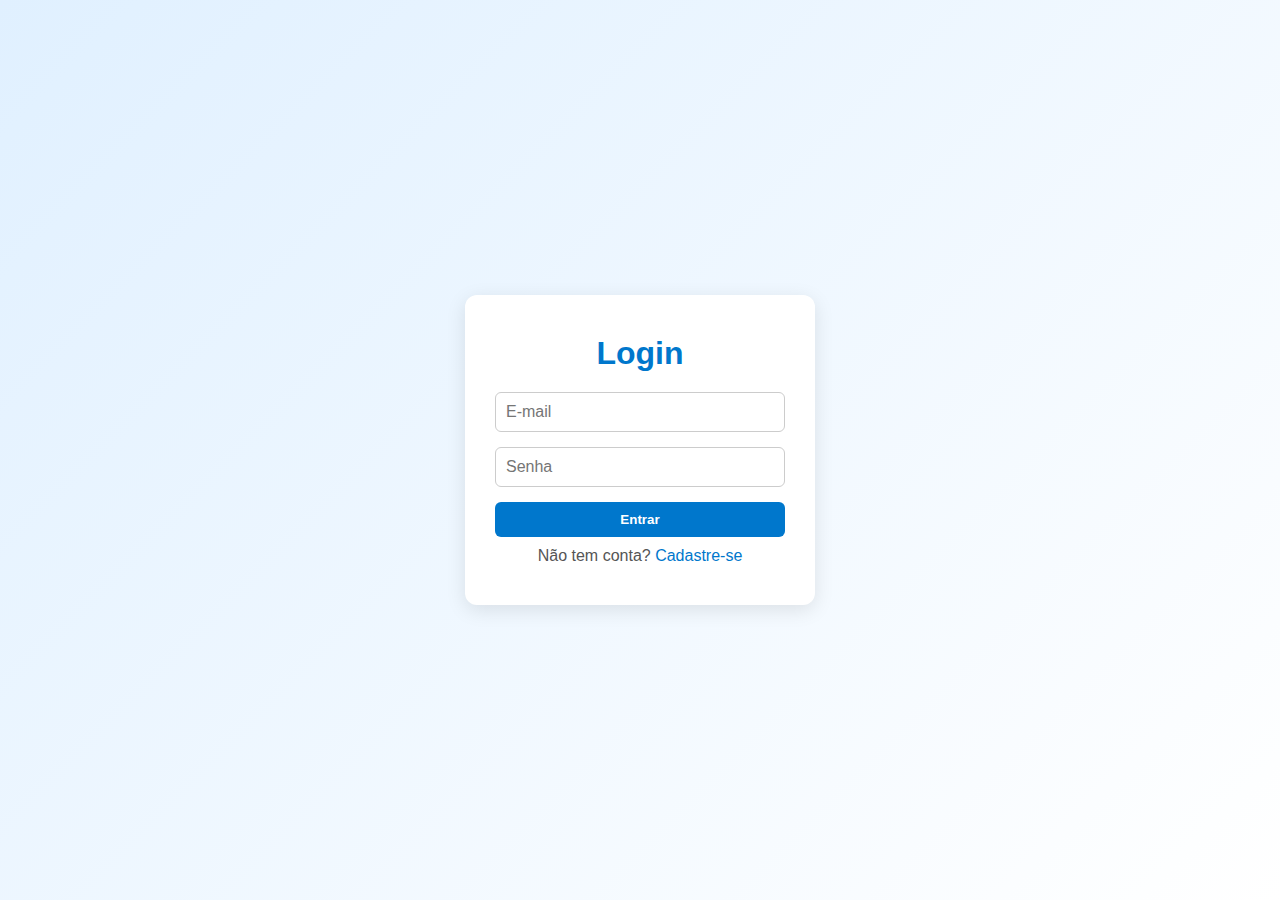
<file: index.html>
<!DOCTYPE html>
<html lang="pt-BR">
<head>
  <meta charset="UTF-8" />
  <meta name="viewport" content="width=device-width, initial-scale=1.0" />
  <title>Login - Sistema</title>
  <link rel="stylesheet" href="css/login.css" />
</head>
<body>
  <div class="container">
    <h1 id="titulo">Login</h1>

    <form id="loginForm">
      <input type="email" id="email" placeholder="E-mail" required />
      <input type="password" id="senha" placeholder="Senha" required />
      <button type="submit">Entrar</button>
      <p>Não tem conta? <a href="#" id="linkCadastro">Cadastre-se</a></p>
    </form>

    <form id="cadastroForm" style="display: none;">
      <input type="text" id="nomeCadastro" placeholder="Nome completo" required />
      <input type="email" id="emailCadastro" placeholder="E-mail" required />
      <input type="password" id="senhaCadastro" placeholder="Senha" required />
      <button type="submit">Cadastrar</button>
      <p>Já tem conta? <a href="#" id="linkLogin">Fazer login</a></p>
    </form>
  </div>

  <script src="js/login.js"></script>
</body>
</html>
</file>
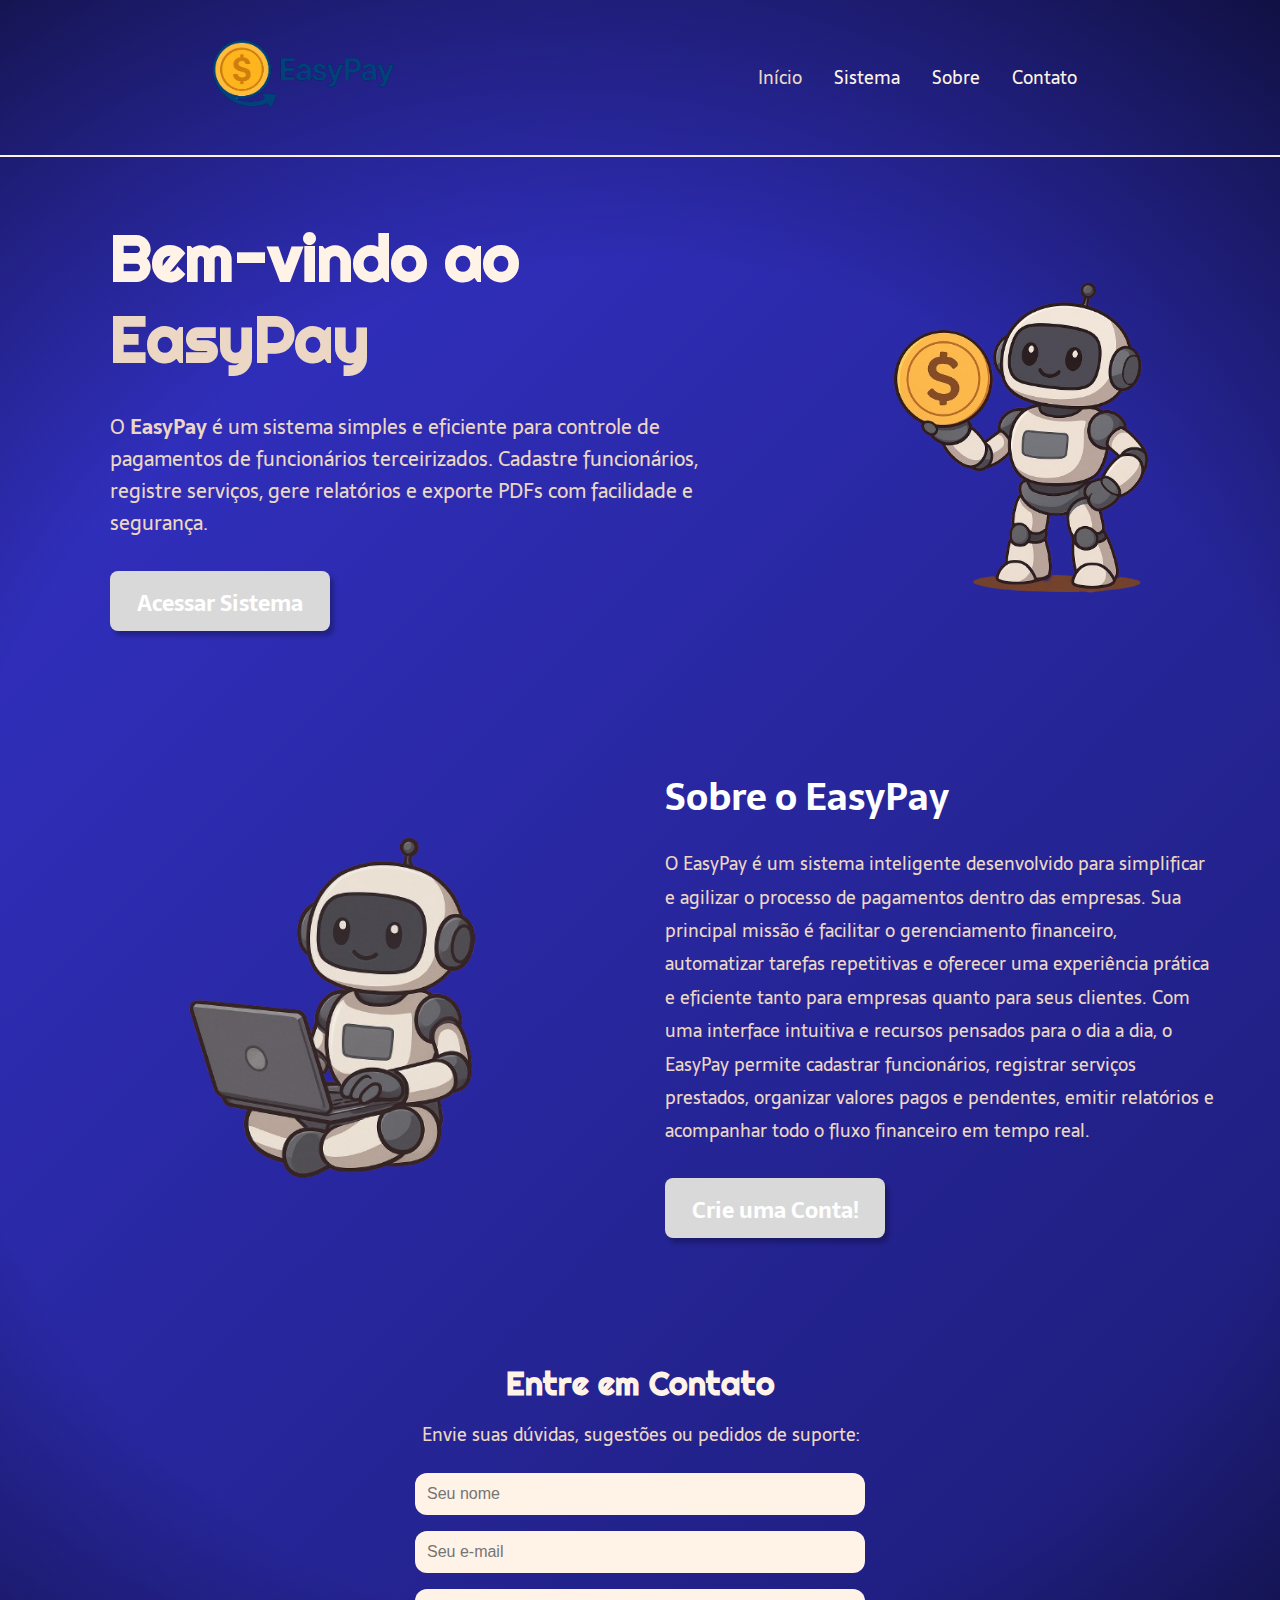
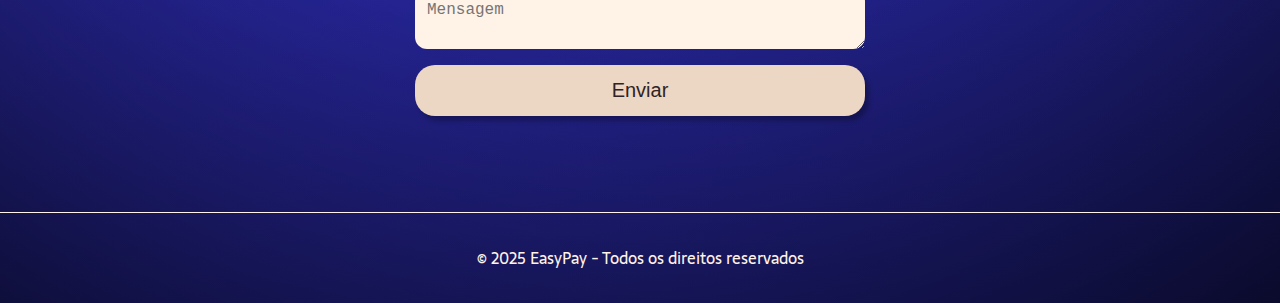
<file: home.html>
<!DOCTYPE html>
<html lang="pt-BR">
<head>
  <meta charset="UTF-8">
  <meta name="viewport" content="width=device-width, initial-scale=1.0">
  <title>EasyPay</title>
  <link rel="stylesheet" href="css/home.css">
</head>
<body>
  <header>
    <div class="logo"><img src="img/logo.png" alt=""></div>
    <nav>
      <a href="home.html" class="ativo">Início</a>
      <a href="sistema.html">Sistema</a>
      <a href="#sobre">Sobre</a>
      <a href="#contato">Contato</a>
    </nav>
  </header>

  <main class="home">
    <!-- Seção principal -->
    <section class="intro">
      <div class="texto">
        <h1>Bem-vindo ao <span>EasyPay</span></h1>
        <p>
          O <strong>EasyPay</strong> é um sistema simples e eficiente para controle de pagamentos de funcionários terceirizados.  
          Cadastre funcionários, registre serviços, gere relatórios e exporte PDFs com facilidade e segurança.
        </p>
        <a href="sistema.html" class="btn">Acessar Sistema</a>
      </div>
      <div class="imagem">
        <img src="img/91d443e8-c102-4fa1-8151-1276427baee7-removebg-preview.png" alt="Painel do sistema" id="imgDashboard">
      </div>
    </section>

    <!-- Seção sobre -->
    <section class="sobre">
  <div class="sobre-img">
    <img src="img/imglogin-removebg-preview.png" alt="Robo EasyPay">
  </div>

  <div class="sobre-texto">
    <h2>Sobre o EasyPay</h2>
    <p>
      O EasyPay é um sistema inteligente desenvolvido para simplificar e agilizar o processo de pagamentos dentro das empresas. Sua principal missão é facilitar o gerenciamento financeiro, automatizar tarefas repetitivas e oferecer uma experiência prática e eficiente tanto para empresas quanto para seus clientes.

Com uma interface intuitiva e recursos pensados para o dia a dia, o EasyPay permite cadastrar funcionários, registrar serviços prestados, organizar valores pagos e pendentes, emitir relatórios e acompanhar todo o fluxo financeiro em tempo real.

    </p>
    <a href="index.html" class="btn">Crie uma Conta!</a>
  </div>
</section>

    <!-- Contato -->
    <section id="contato" class="contato">
      <h2>Entre em Contato</h2>
      <p>Envie suas dúvidas, sugestões ou pedidos de suporte:</p>
      <form>
        <input type="text" placeholder="Seu nome">
        <input type="email" placeholder="Seu e-mail">
        <textarea placeholder="Mensagem"></textarea>
        <button type="submit">Enviar</button>
      </form>
    </section>
  </main>

  <footer>
    <p>© 2025 EasyPay - Todos os direitos reservados</p>
  </footer>
</body>
</html>
</file>
<file: css/login.css>
* {
  margin: 0;
  padding: 0;
  box-sizing: border-box;
  font-family: "Poppins", sans-serif;
}

body {
  background: linear-gradient(135deg, #e0f0ff, #ffffff);
  height: 100vh;
  display: flex;
  align-items: center;
  justify-content: center;
}

.container {
  background: #fff;
  padding: 40px 30px;
  border-radius: 12px;
  box-shadow: 0 5px 20px rgba(0, 0, 0, 0.1);
  width: 100%;
  max-width: 350px;
  text-align: center;
}

h1 {
  color: #0077cc;
  margin-bottom: 20px;
}

form {
  display: flex;
  flex-direction: column;
}

input {
  margin-bottom: 15px;
  padding: 10px;
  border: 1px solid #ccc;
  border-radius: 6px;
  font-size: 1rem;
}

button {
  background: #0077cc;
  color: #fff;
  padding: 10px;
  border: none;
  border-radius: 6px;
  cursor: pointer;
  font-weight: 600;
  transition: background 0.3s;
}

button:hover {
  background: #005fa3;
}

p {
  margin-top: 10px;
  color: #555;
}

a {
  color: #0077cc;
  text-decoration: none;
}

a:hover {
  text-decoration: underline;
}
</file>
<file: css/home.css>
/* Importando fontes usadas no modelo */
@import url('https://fonts.googleapis.com/css2?family=Righteous&family=Sarala:wght@400;700&display=swap');

* {
  margin: 0;
  padding: 0;
  box-sizing: border-box;
  text-decoration: none;
}

body {
  background: 
    radial-gradient(circle at center, rgba(0,0,0,0) 60%, rgba(0,0,0,0.6) 100%),
    linear-gradient(135deg, #3533cd, #1a1a6e);
  font-family: 'Sarala', sans-serif;
  color: #FFF2E7;
}


/* ---------- CABEÇALHO ---------- */

header {
  display: flex;
  align-items: center;
  justify-content: space-around;
  padding: 24px;
  border-bottom: 0.4px solid #FFF2E7;
}

header .logo img {
  height: 100px;
}

header nav {
  display: flex;
  gap: 32px;
}

header nav a {
  font-family: 'Sarala', sans-serif;
  color: #FFF2E7;
  font-size: 18px;
}

header nav a.ativo,
header nav a:hover {
  color: #ECD6C4;
}

/* ---------- SEÇÃO INTRO ---------- */

.home {
  margin-bottom: 48px;
}

.intro {
  display: flex;
  align-items: center;
  justify-content: space-around;
  padding: 48px 24px;
  border-top: 0.4px solid #FFF2E7;
}

.intro .texto {
  display: flex;
  flex-direction: column;
  gap: 32px;
  max-width: 600px;
}

.intro h1 {
  font-family: 'Righteous', cursive;
  font-size: 64px;
  color: #FFF2E7;
}

.intro h1 span {
  color: #ECD6C4;
}

.intro p {
  font-size: 20px;
  color: #ECD6C4;
}

.btn {
  background-color: #d9d9d9;
  width: 220px;
  height: 60px;
  border: none;
  border-radius: 20px;
  box-shadow: 4px 5px 4px rgba(0, 0, 0, 0.25);
  font-size: 22px;
  font-family: 'Sarala', sans-serif;
  color: #2F2325;
  text-align: center;
  line-height: 60px;
}

.btn:hover {
  background-color: #bfbfbf; /* cinza um pouco mais escuro no hover */
}

.intro .imagem img {
  height: 430px;
}

/* ---------- SEÇÃO SOBRE ---------- */

/* Section geral */
.sobre {
  width: 100%;
  display: flex;
  align-items: center;
  justify-content: center;
  padding: 50px 5%;
  gap: 50px;
}
.sobre .btn {
  background: #d9d9d9;
  color: #ffffff;
}

.sobre .btn:hover {
  background: #bfbfbf;
}

/* Imagem à esquerda */
.sobre-img {
  flex: 1;
  display: flex;
  justify-content: center;
}

.sobre-img img {
  width: 350px;
  max-width: 100%;
  object-fit: contain;
}

/* Texto à direita */
.sobre-texto {
  flex: 1;
}

.sobre-texto h2 {
  font-size: 2.3rem;
  font-weight: 700;
  margin-bottom: 20px;
  color: #ffffff;
}

.sobre-texto p {
  font-size: 1.1rem;
  color:#ECD6C4;
  line-height: 1.9;
  margin-bottom: 30px;
}

.btn {
  display: inline-block;
  padding: 2px 15px;
  background: #d9d9d9;
  color: #fff;
  border-radius: 8px;
  font-weight: bold;
  text-decoration: none;
  transition: 0.3s;
}

.btn:hover {
  opacity: 0.85;
}

/* Responsividade */
@media (max-width: 900px) {
  .sobre {
    flex-direction: column;
    text-align: center;
  }

  .sobre-img img {
    width: 280px;
  }
}

/* ---------- SEÇÃO CONTATO ---------- */

.contato {
  text-align: center;
  padding: 48px 24px;
}

.contato h2 {
  font-family: 'Righteous', cursive;
  font-size: 32px;
  margin-bottom: 16px;
}

.contato p {
  font-size: 18px;
  color: #ECD6C4;
  margin-bottom: 24px;
}

form {
  display: flex;
  flex-direction: column;
  gap: 16px;
  max-width: 450px;
  margin: auto;
}

form input,
form textarea {
  padding: 12px;
  background: #FFF2E7;
  border: none;
  border-radius: 12px;
  font-size: 16px;
  color: #2F2325;
}

form button {
  background-color: #ECD6C4;
  padding: 14px;
  border: none;
  border-radius: 20px;
  box-shadow: 4px 5px 4px rgba(0,0,0,0.25);
  font-size: 20px;
  cursor: pointer;
  color: #2F2325;
}

form button:hover {
  background-color: rgba(236, 214, 196, 0.53);
}

/* ---------- RODAPÉ ---------- */

footer {
  text-align: center;
  padding: 32px;
  border-top: 0.4px solid #FFF2E7;
  font-size: 16px;
}
</file>
